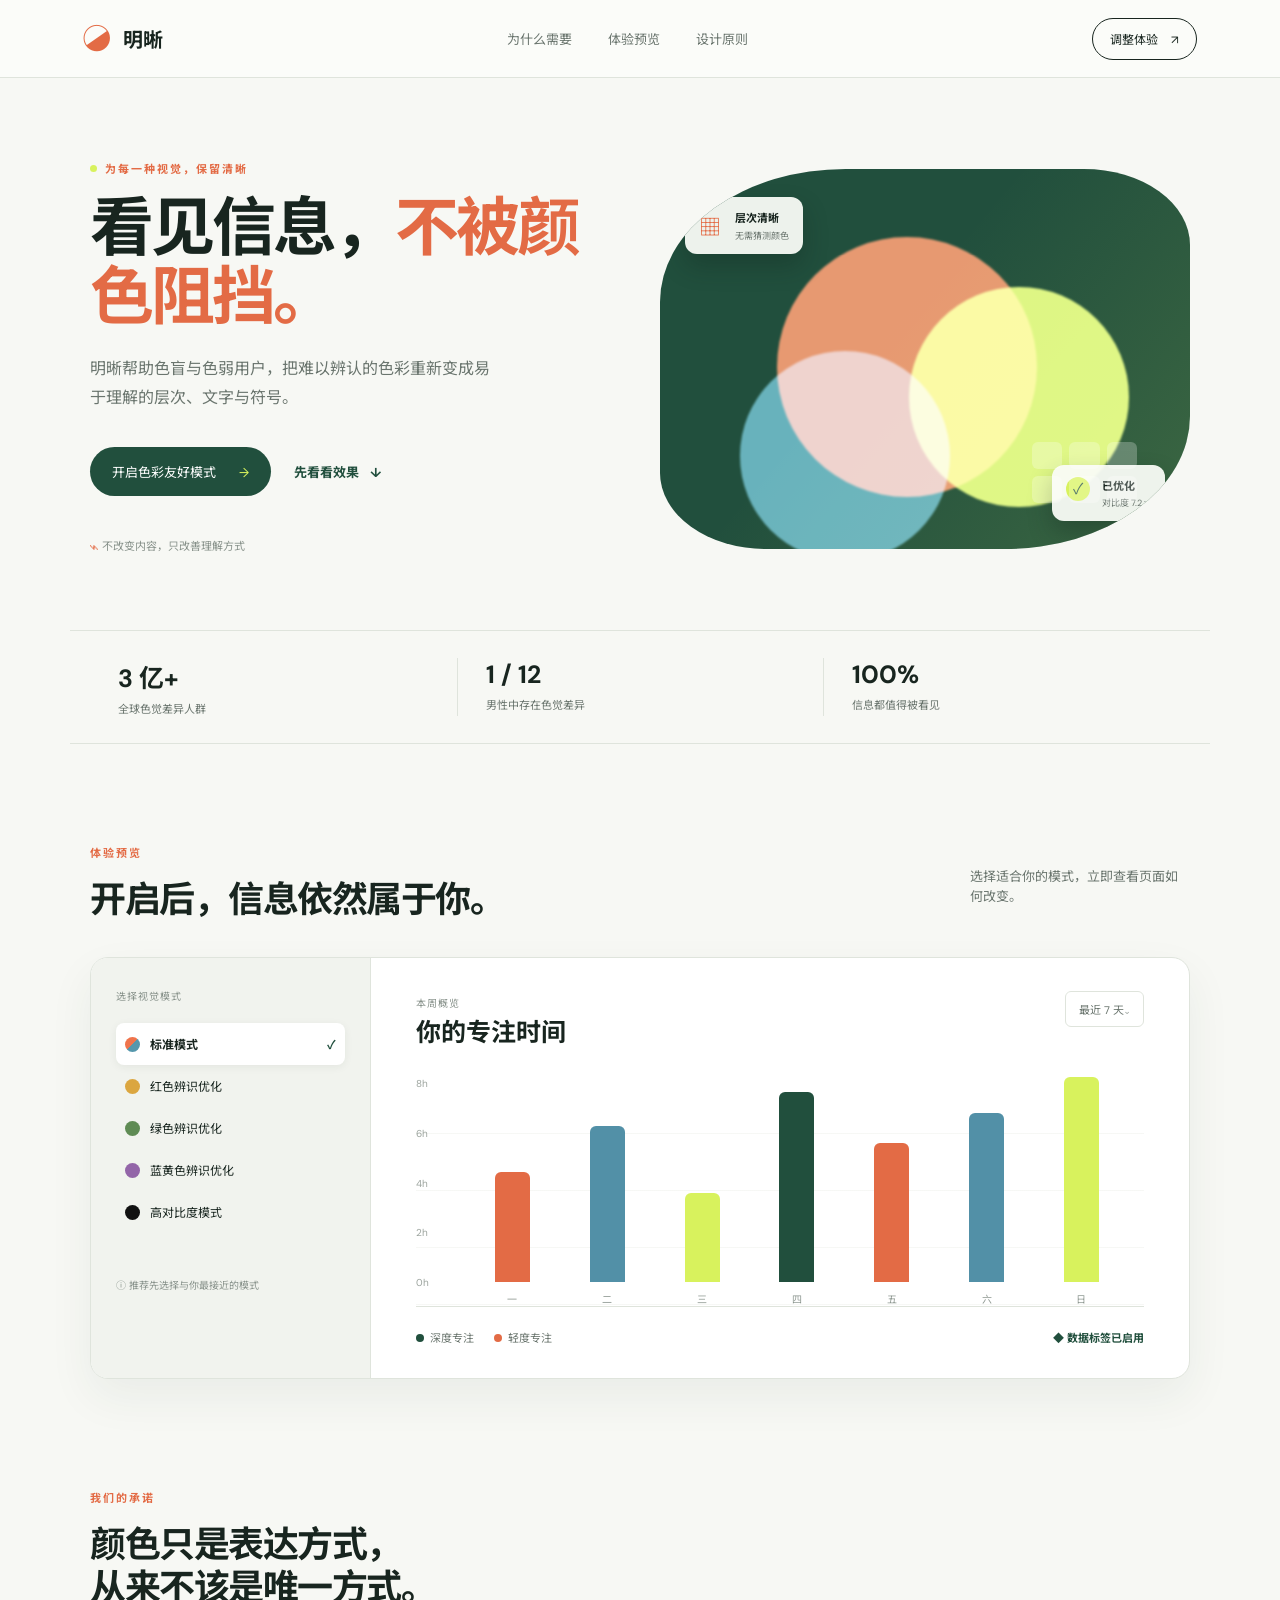
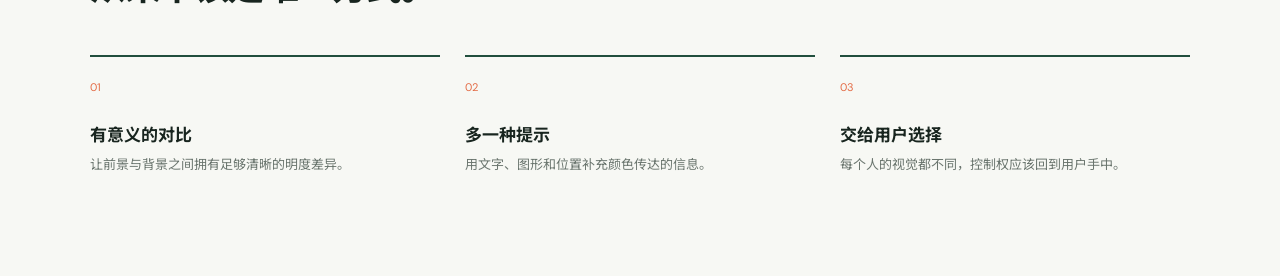
<file: index.html>
<!doctype html>
<html lang="zh-CN">
  <head>
    <meta charset="UTF-8" />
    <meta name="viewport" content="width=device-width, initial-scale=1.0" />
    <meta name="description" content="一款为色盲、色弱用户设计的色彩友好浏览体验原型。" />
    <title>明晰 · 色彩友好体验</title>
    <link rel="preconnect" href="https://fonts.googleapis.com" />
    <link rel="preconnect" href="https://fonts.gstatic.com" crossorigin />
    <link href="https://fonts.googleapis.com/css2?family=DM+Sans:wght@400;500;600;700&family=Noto+Sans+SC:wght@400;500;700;900&display=swap" rel="stylesheet" />
    <link rel="stylesheet" href="style.css" />
  </head>
  <body>
    <header class="site-header">
      <a class="brand" href="#top" aria-label="明晰首页"><span class="brand-mark">◒</span><span>明晰</span></a>
      <nav aria-label="主导航">
        <a href="#why">为什么需要</a>
        <a href="#preview">体验预览</a>
        <a href="#principles">设计原则</a>
      </nav>
      <button class="mode-button" id="openPanel" type="button">调整体验 <span>↗</span></button>
    </header>

    <main id="top">
      <section class="hero section-wrap">
        <div class="hero-copy">
          <p class="eyebrow"><span class="eyebrow-dot"></span>为每一种视觉，保留清晰</p>
          <h1>看见信息，<em>不被颜色阻挡。</em></h1>
          <p class="hero-text">明晰帮助色盲与色弱用户，把难以辨认的色彩重新变成易于理解的层次、文字与符号。</p>
          <div class="hero-actions">
            <button class="primary-button" id="heroToggle" type="button">开启色彩友好模式 <span>→</span></button>
            <a class="text-link" href="#preview">先看看效果 <span>↓</span></a>
          </div>
          <div class="trust-row"><span>⌁</span> 不改变内容，只改善理解方式</div>
        </div>
        <div class="hero-art" aria-label="抽象的色彩友好视觉示意图">
          <div class="orb orb-one"></div><div class="orb orb-two"></div><div class="orb orb-three"></div>
          <div class="art-card card-top"><span class="mini-icon">▦</span><strong>层次清晰</strong><small>无需猜测颜色</small></div>
          <div class="art-card card-bottom"><span class="check-icon">✓</span><strong>已优化</strong><small>对比度 7.2 : 1</small></div>
          <div class="art-grid"><span></span><span></span><span></span><span></span><span></span><span></span></div>
        </div>
      </section>

      <section class="stats section-wrap" id="why">
        <div><strong>3 亿+</strong><span>全球色觉差异人群</span></div>
        <div><strong>1 / 12</strong><span>男性中存在色觉差异</span></div>
        <div><strong>100%</strong><span>信息都值得被看见</span></div>
      </section>

      <section class="preview section-wrap" id="preview">
        <div class="section-heading"><div><p class="eyebrow">体验预览</p><h2>开启后，信息依然属于你。</h2></div><p>选择适合你的模式，立即查看页面如何改变。</p></div>
        <div class="preview-shell">
          <aside class="mode-list" aria-label="色觉模式选择">
            <p class="mode-label">选择视觉模式</p>
            <button class="mode-option active" data-mode="normal" type="button"><span class="mode-swatch normal-swatch"></span><span>标准模式</span><span class="option-check">✓</span></button>
            <button class="mode-option" data-mode="protanopia" type="button"><span class="mode-swatch protanopia-swatch"></span><span>红色辨识优化</span></button>
            <button class="mode-option" data-mode="deuteranopia" type="button"><span class="mode-swatch deuteranopia-swatch"></span><span>绿色辨识优化</span></button>
            <button class="mode-option" data-mode="tritanopia" type="button"><span class="mode-swatch tritanopia-swatch"></span><span>蓝黄色辨识优化</span></button>
            <button class="mode-option" data-mode="contrast" type="button"><span class="mode-swatch contrast-swatch"></span><span>高对比度模式</span></button>
            <div class="panel-note">ⓘ 推荐先选择与你最接近的模式</div>
          </aside>
          <div class="data-preview">
            <div class="data-top"><div><span class="tiny-label">本周概览</span><h3>你的专注时间</h3></div><button class="date-button" type="button">最近 7 天⌄</button></div>
            <div class="chart" aria-label="周一至周日专注时间柱状图">
              <div class="y-axis"><span>8h</span><span>6h</span><span>4h</span><span>2h</span><span>0h</span></div>
              <div class="bars"><div class="bar-col"><i class="bar bar-a" style="height:48%"></i><b>一</b></div><div class="bar-col"><i class="bar bar-b" style="height:68%"></i><b>二</b></div><div class="bar-col"><i class="bar bar-c" style="height:39%"></i><b>三</b></div><div class="bar-col"><i class="bar bar-d" style="height:83%"></i><b>四</b></div><div class="bar-col"><i class="bar bar-a" style="height:61%"></i><b>五</b></div><div class="bar-col"><i class="bar bar-b" style="height:74%"></i><b>六</b></div><div class="bar-col"><i class="bar bar-c" style="height:91%"></i><b>日</b></div></div>
            </div>
            <div class="legend"><span><i class="legend-dot dot-focus"></i>深度专注</span><span><i class="legend-dot dot-rest"></i>轻度专注</span><span class="meaning">◆ 数据标签已启用</span></div>
          </div>
        </div>
      </section>

      <section class="principles section-wrap" id="principles"><p class="eyebrow">我们的承诺</p><h2>颜色只是表达方式，<br />从来不该是唯一方式。</h2><div class="principle-grid"><article><span>01</span><h3>有意义的对比</h3><p>让前景与背景之间拥有足够清晰的明度差异。</p></article><article><span>02</span><h3>多一种提示</h3><p>用文字、图形和位置补充颜色传达的信息。</p></article><article><span>03</span><h3>交给用户选择</h3><p>每个人的视觉都不同，控制权应该回到用户手中。</p></article></div></section>
    </main>

    <div class="toast" id="toast" role="status" aria-live="polite">色彩友好模式已开启</div>
    <script src="app.js"></script>
  </body>
</html>
</file>
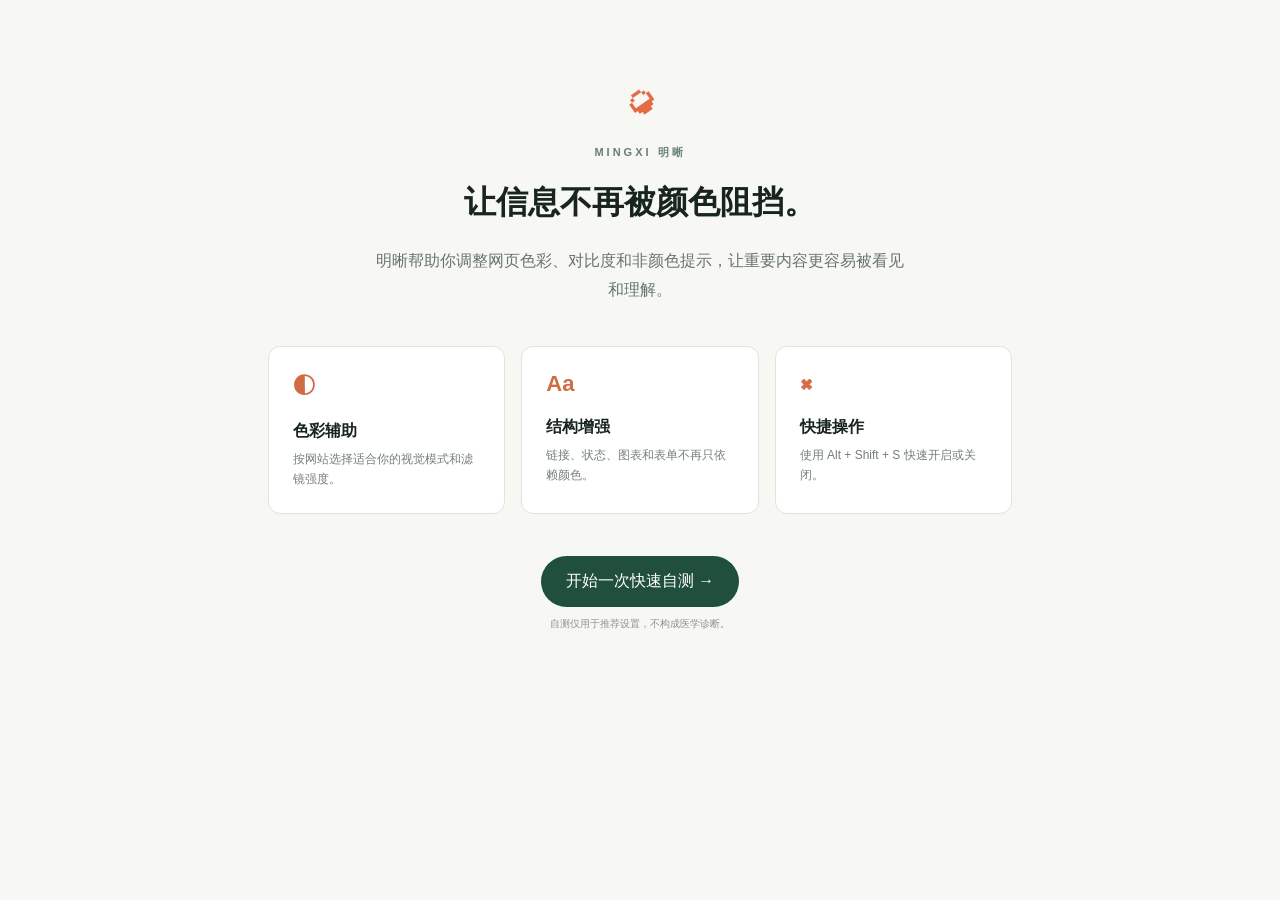
<file: extension/onboarding.html>
<!doctype html><html lang="zh-CN"><head><meta charset="UTF-8"><meta name="viewport" content="width=device-width"><title>欢迎使用明晰</title><link rel="stylesheet" href="onboarding.css"></head><body><main><div class="logo">◒</div><p class="eyebrow">MINGXI 明晰</p><h1>让信息不再被颜色阻挡。</h1><p class="intro">明晰帮助你调整网页色彩、对比度和非颜色提示，让重要内容更容易被看见和理解。</p><div class="cards"><article><b>◐</b><h2>色彩辅助</h2><p>按网站选择适合你的视觉模式和滤镜强度。</p></article><article><b>Aa</b><h2>结构增强</h2><p>链接、状态、图表和表单不再只依赖颜色。</p></article><article><b>⌘</b><h2>快捷操作</h2><p>使用 Alt + Shift + S 快速开启或关闭。</p></article></div><button id="start">开始一次快速自测 →</button><p class="note">自测仅用于推荐设置，不构成医学诊断。</p></main><script src="onboarding.js"></script></body></html>
</file>
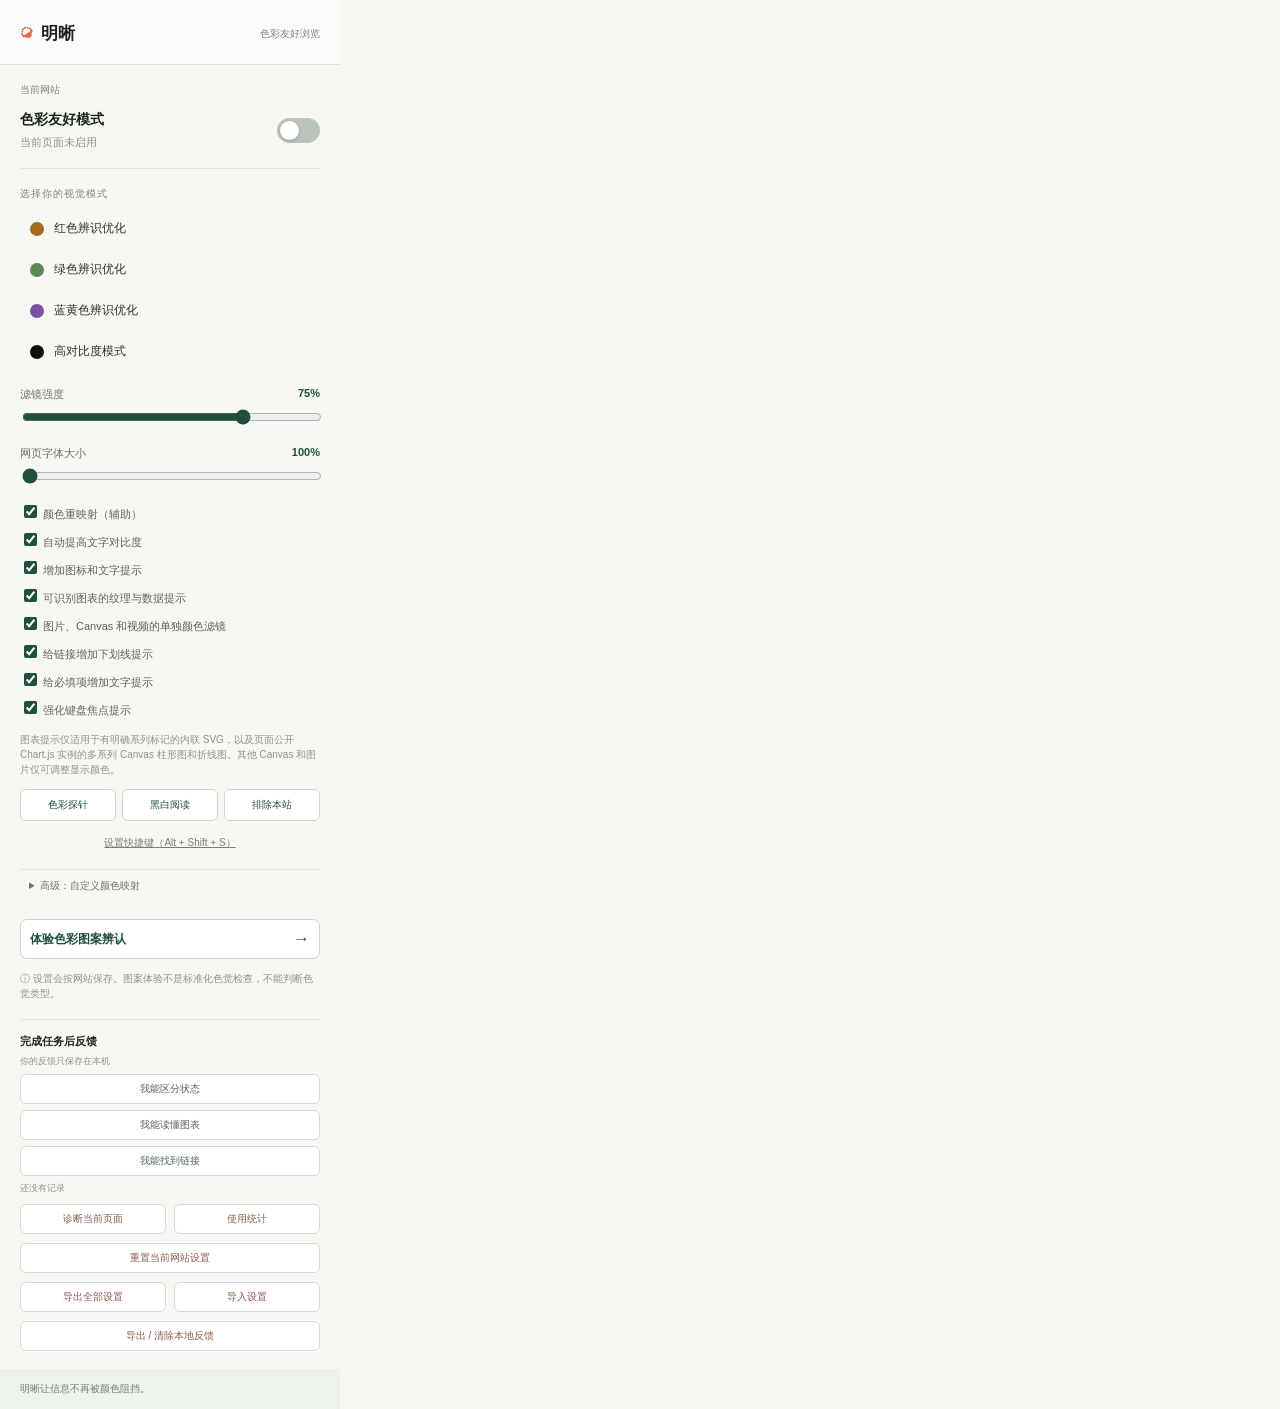
<file: extension/popup.html>
<!doctype html>
<html lang="zh-CN">
  <head><meta charset="UTF-8"><meta name="viewport" content="width=device-width, initial-scale=1"><title>明晰</title><link rel="stylesheet" href="popup.css"></head>
  <body>
    <header><div class="brand"><span>◒</span><strong>明晰</strong></div><small>色彩友好浏览</small></header>
    <main>
      <div class="site-name" id="siteName">当前网站</div>
      <div class="toggle-row"><div><strong>色彩友好模式</strong><p id="status">当前页面未启用</p></div><button class="switch" id="enabled" role="switch" aria-checked="false"><i></i></button></div>
      <div class="divider"></div>
      <label class="label">选择你的视觉模式</label>
      <div class="modes">
        <button data-mode="protanopia"><span class="swatch red"></span>红色辨识优化</button>
        <button data-mode="deuteranopia"><span class="swatch green"></span>绿色辨识优化</button>
        <button data-mode="tritanopia"><span class="swatch blue"></span>蓝黄色辨识优化</button>
        <button data-mode="contrast"><span class="swatch black"></span>高对比度模式</button>
      </div>
      <label class="range-label" for="intensity"><span>滤镜强度</span><output id="intensityValue">75%</output></label><input id="intensity" type="range" min="0" max="100" step="5" value="75">
      <label class="range-label" for="fontScale"><span>网页字体大小</span><output id="fontScaleValue">100%</output></label><input id="fontScale" type="range" min="100" max="160" step="5" value="100">
      <div class="checks"><label><input id="colorRemap" type="checkbox" checked> 颜色重映射（辅助）</label><label><input id="autoContrast" type="checkbox" checked> 自动提高文字对比度</label><label><input id="semanticHints" type="checkbox" checked> 增加图标和文字提示</label><label><input id="chartHints" type="checkbox" checked> 可识别图表的纹理与数据提示</label><label><input id="enhanceImages" type="checkbox" checked> 图片、Canvas 和视频的单独颜色滤镜</label><label><input id="linkHints" type="checkbox" checked> 给链接增加下划线提示</label><label><input id="requiredHints" type="checkbox" checked> 给必填项增加文字提示</label><label><input id="focusHints" type="checkbox" checked> 强化键盘焦点提示</label></div><p class="hint">图表提示仅适用于有明确系列标记的内联 SVG，以及页面公开 Chart.js 实例的多系列 Canvas 柱形图和折线图。其他 Canvas 和图片仅可调整显示颜色。</p>
      <div class="tools"><button id="probe" type="button">色彩探针</button><button id="reader" type="button">黑白阅读</button><button id="exclude" type="button">排除本站</button></div><button class="shortcut-button" id="shortcuts" type="button">设置快捷键（Alt + Shift + S）</button>
      <details class="advanced"><summary>高级：自定义颜色映射</summary><div class="mapping-row"><input id="mapFrom" type="color" value="#E00000" aria-label="原颜色"><span>→</span><input id="mapTo" type="color" value="#D97706" aria-label="替换颜色"><button id="addMapping" type="button">添加</button></div><div id="mappingList" class="mapping-list">暂未添加规则</div></details>
      <button class="test-button" id="openTest" type="button">体验色彩图案辨认 <span>→</span></button>
      <p class="hint">ⓘ 设置会按网站保存。图案体验不是标准化色觉检查，不能判断色觉类型。</p>
      <div class="feedback"><strong>完成任务后反馈</strong><span>你的反馈只保存在本机</span><button data-feedback="success">我能区分状态</button><button data-feedback="chart">我能读懂图表</button><button data-feedback="link">我能找到链接</button><small id="feedbackSummary">还没有记录</small></div>
      <div class="utility-row"><button class="reset-button" id="audit" type="button">诊断当前页面</button><button class="reset-button" id="stats" type="button">使用统计</button></div><section class="audit-results" id="auditResults" hidden aria-live="polite"><strong>当前页面支持范围</strong><p id="auditChartSummary"></p><strong>文字对比度诊断</strong><p id="auditSummary"></p><ul id="auditExamples"></ul><button class="reset-button" id="fixContrast" type="button">自动提高文字对比度</button><button class="reset-button" id="auditExport" type="button">导出 JSON 报告</button><small>报告包含未识别 Canvas 的元素位置，不包含网页图像或数据。文字对比度仅对纯色背景做启发式检查。</small></section><button class="reset-button" id="resetSite" type="button">重置当前网站设置</button><div class="utility-row"><button class="reset-button" id="settingsExport" type="button">导出全部设置</button><button class="reset-button" id="settingsImport" type="button">导入设置</button><input id="settingsFile" type="file" accept="application/json" hidden></div><button class="reset-button" id="dataTools" type="button">导出 / 清除本地反馈</button>
    </main>
    <section class="test-panel" id="testPanel" hidden><button class="close" id="closeTest">×</button><p class="label">色彩图案体验 <span id="questionNo">1 / 3</span></p><h2 id="testQuestion">你能看见圆点中的数字吗？</h2><canvas class="ishihara" id="ishihara" width="290" height="290" aria-label="色彩图案点阵图"></canvas><div class="test-actions"><button id="canSee">看得见</button><button id="cannotSee">看不清</button></div><p id="testResult" class="result"></p><p class="attribution">参考 <a href="https://opticquiz.com/research/" target="_blank">OpticQuiz PPPG</a>，CC BY 4.0。非标准化演示，不具有医学筛查效力。</p></section>
    <footer>明晰让信息不再被颜色阻挡。</footer>
    <script src="core/settings.js"></script><script src="popup.js"></script>
  </body>
</html>
</file>
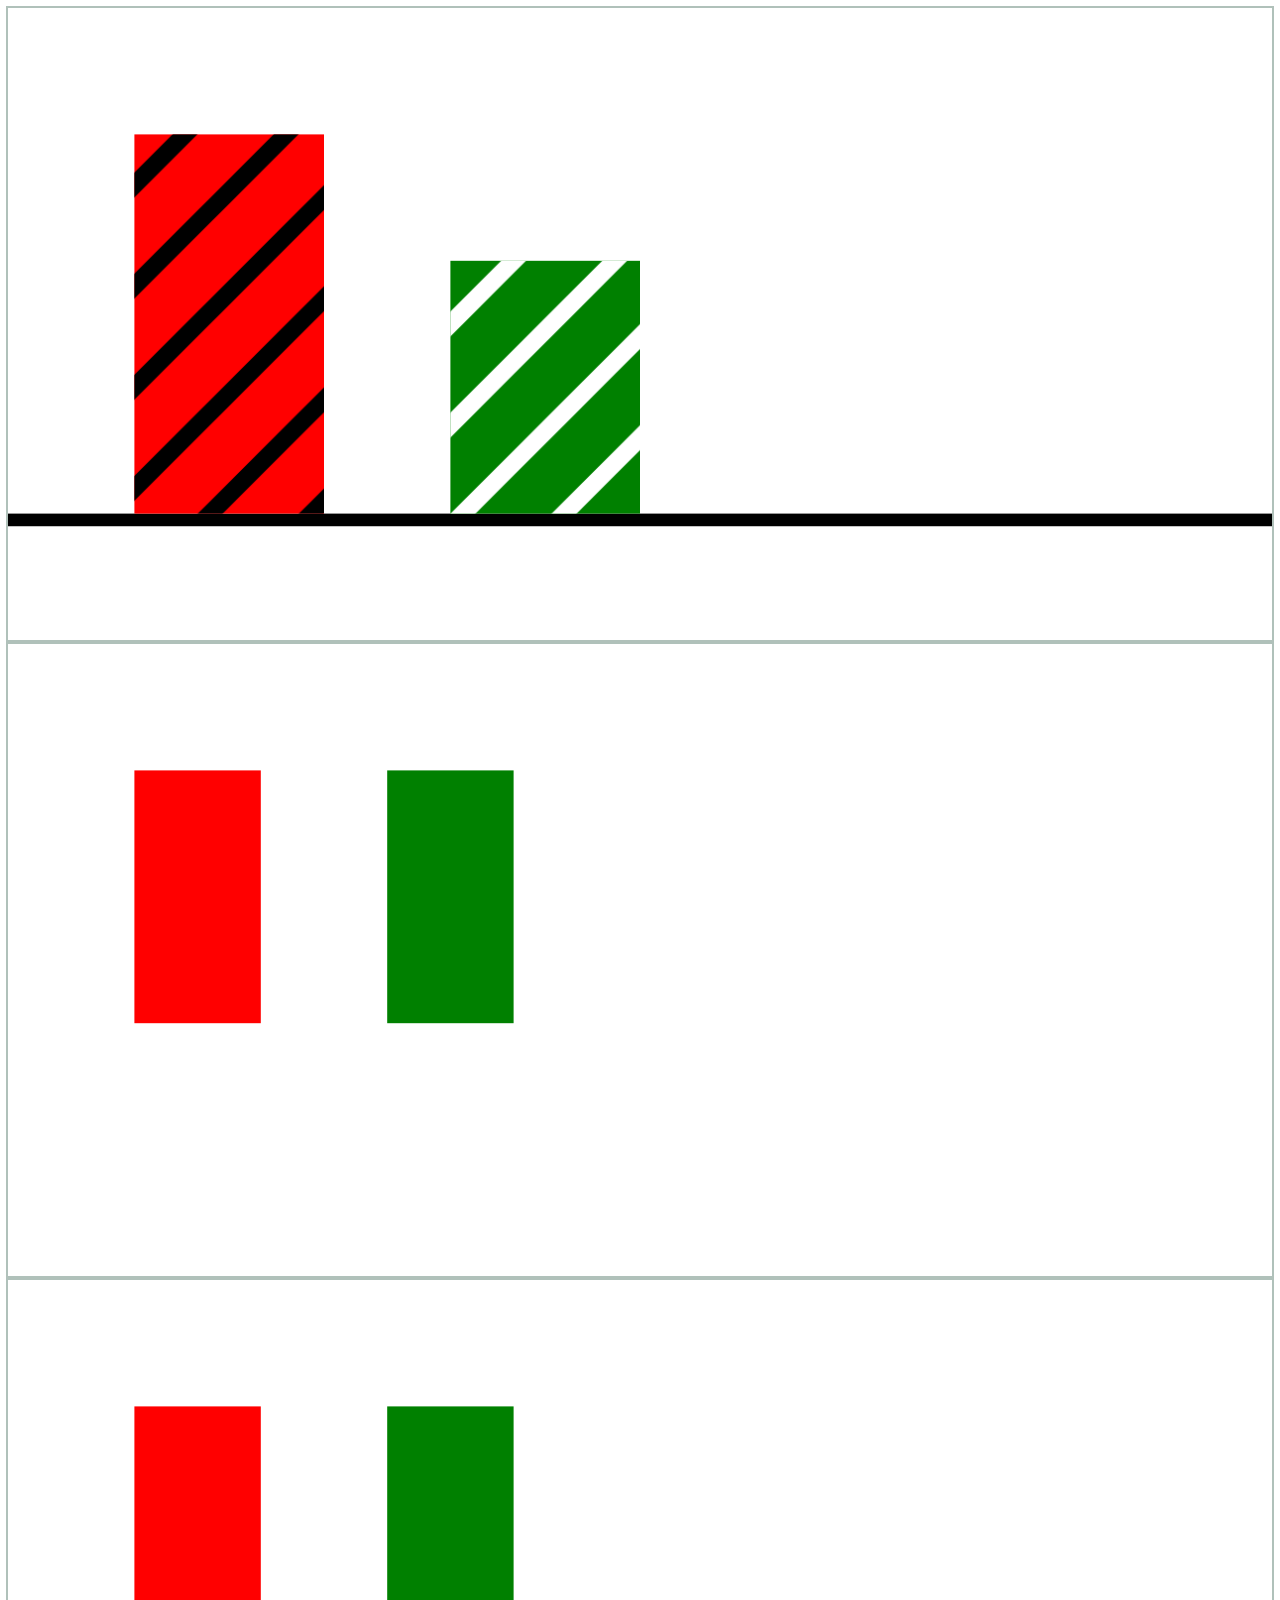
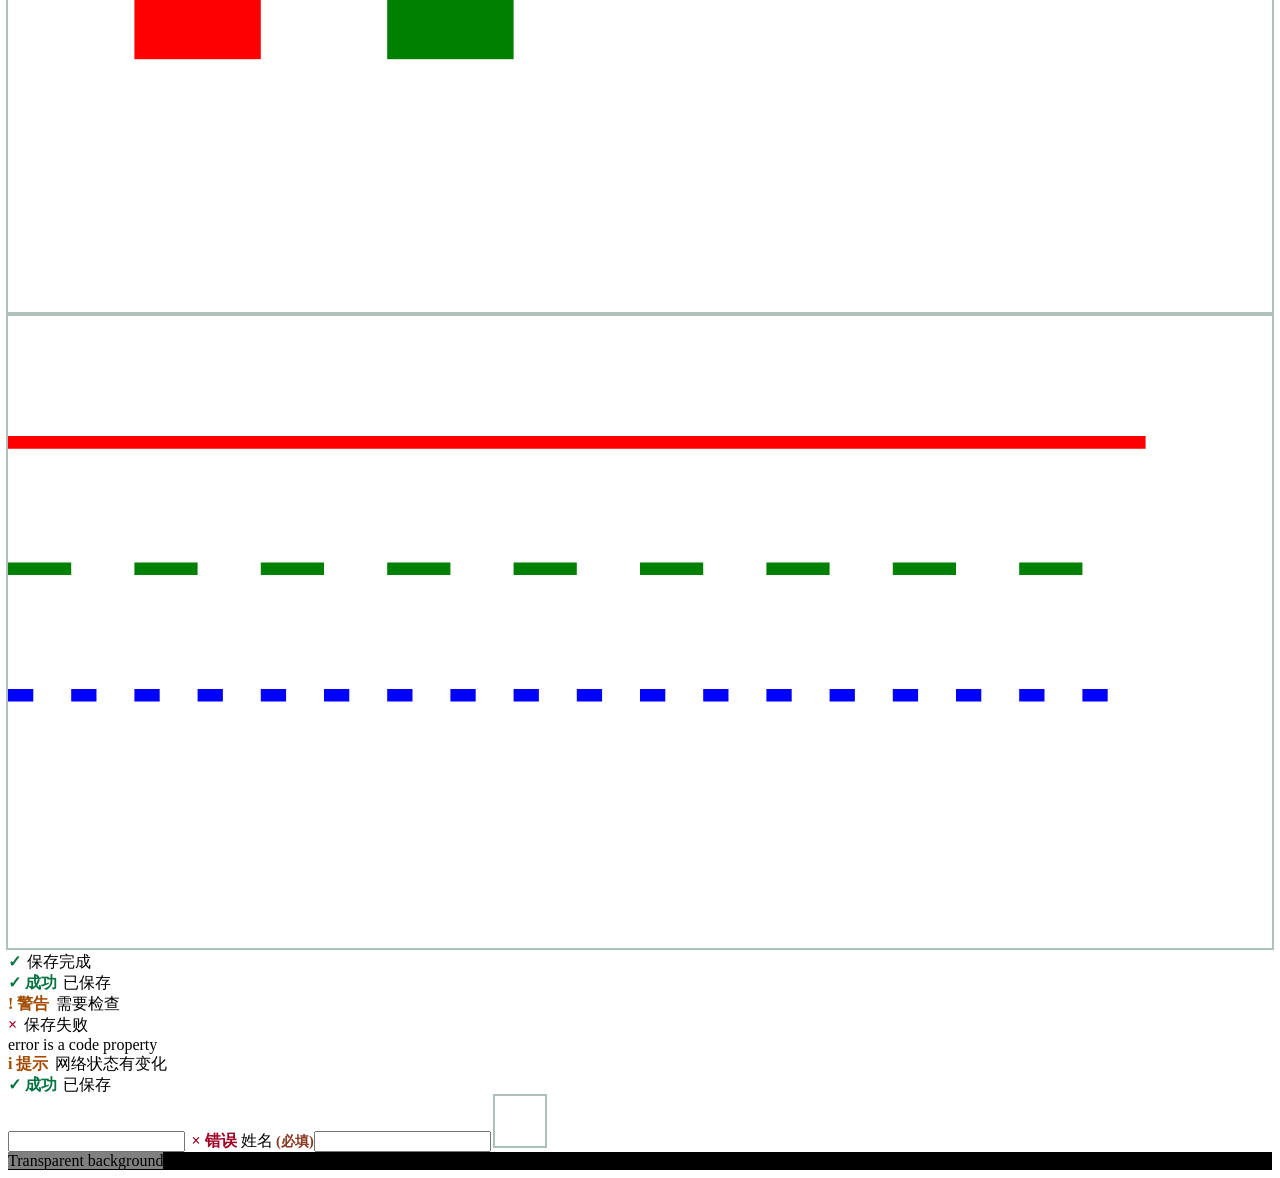
<file: tests/fixtures/extension.html>
<!doctype html>
<html><head><meta charset="utf-8"></head><body>
  <svg id="recognized" role="img" viewBox="0 0 100 50">
    <rect id="axis" x="0" y="40" width="100" height="1" fill="black"/>
    <rect data-series="apples" x="10" y="10" width="15" height="30" fill="red"/>
    <rect data-series="oranges" x="35" y="20" width="15" height="20" fill="green"/>
  </svg>
  <svg id="unknown" role="img" viewBox="0 0 100 50"><rect x="10" y="10" width="10" height="20" fill="red"/><rect x="30" y="10" width="10" height="20" fill="green"/></svg>
  <svg id="dynamic" role="img" viewBox="0 0 100 50"><rect data-series="first" x="10" y="10" width="10" height="20" fill="red"/></svg>
  <svg id="dash" role="img" viewBox="0 0 100 50"><path data-series="a" d="M0 10L90 10" fill="none" stroke="red"/><path id="dash-changed" data-series="b" d="M0 20L90 20" fill="none" stroke="green" stroke-dasharray="3 1"/><path id="dash-restored" data-series="c" d="M0 30L90 30" fill="none" stroke="blue" stroke-dasharray="4 1"/></svg>
  <div class="success" id="success">保存完成</div>
  <div data-status="success" id="plain-success">已保存</div>
  <div class="warning" id="warning">需要检查</div>
  <div class="is-error" id="error">保存失败</div>
  <div class="error" id="ordinary-error">error is a code property</div>
  <div role="alert" id="neutral-alert">网络状态有变化</div>
  <div class="is-error" data-status="success" id="explicit-success">已保存</div>
  <input id="invalid" aria-invalid="true">
  <label for="required">姓名</label><input id="required" required>
  <canvas id="unsupported" width="50" height="50" aria-label="未知 Canvas 图表"></canvas>
  <div style="background-color:black"><span id="alpha" style="background-color:rgba(255,255,255,.5);color:white">Transparent background</span></div>
  <script>
    chrome.storage = { sync: { get: async () => ({ global: { enabled: false } }) } };
    chrome.runtime = { onMessage: { addListener() {} } };
  </script>
  <script src="../../extension/core/settings.js"></script>
  <script src="../../extension/core/contrast.js"></script>
  <script src="../../extension/content.js"></script>
  <script>
    setTimeout(async () => {
      try {
        const recognized = document.querySelector('#recognized');
        const unknown = document.querySelector('#unknown');
        const original = recognized.innerHTML;
        const unknownOriginal = unknown.innerHTML;
        const bg = backgroundFor(document.querySelector('#alpha'));
        if (Math.abs(bg[0] - 127.5) > 0.1) throw new Error(`Alpha composite: ${bg}`);
        applySettings(MingxiSettings.effective({ enabled: true, chartHints: true, autoContrast: true, colorRemap: false }));
        if (!recognized.querySelector('[data-mingxi-generated]')) throw new Error('Recognized chart was not enhanced');
        const patternStrokes = [...recognized.querySelectorAll('pattern path')].map((path) => path.getAttribute('stroke'));
        if (!patternStrokes.includes('#000') || !patternStrokes.includes('#fff')) throw new Error('Pattern contrast is wrong');
        if (document.querySelector('#dash-changed').getAttribute('stroke-dasharray') !== '7 3') throw new Error('Dashed line was not enhanced');
        document.querySelector('#dash-changed').setAttribute('stroke-dasharray', '5 5');
        if (unknown.innerHTML !== unknownOriginal) throw new Error('Unknown chart was modified');
        for (const [id, label] of [['success', ''], ['plain-success', '成功'], ['warning', '警告'], ['error', ''], ['neutral-alert', '提示'], ['explicit-success', '成功']]) {
          const node = document.getElementById(id);
          if (node.dataset.mingxiLabel !== label || !getComputedStyle(node, '::before').content.includes(node.dataset.mingxiMark)) throw new Error(`${id} status hint is wrong`);
        }
        if (document.querySelector('#ordinary-error').hasAttribute('data-mingxi-mark')) throw new Error('Ordinary error class was misclassified');
        if (!document.querySelector('label[for="required"]').hasAttribute('data-mingxi-required')) throw new Error('Required label missing');
        if (!document.querySelector('#invalid + [data-mingxi-status-hint]')?.textContent.includes('错误')) throw new Error('Invalid input text hint missing');
        document.querySelector('#warning').className = '';
        document.querySelector('#plain-success').dataset.status = 'error';
        document.querySelector('#dynamic').insertAdjacentHTML('beforeend', '<rect data-series="second" x="30" y="10" width="10" height="20" fill="green"/>');
        await new Promise((resolve) => setTimeout(resolve, 300));
        if (document.querySelector('#warning').hasAttribute('data-mingxi-mark')) throw new Error('Changed state was not cleared');
        if (document.querySelector('#plain-success').dataset.mingxiLabel !== '错误') throw new Error('Changed state did not update');
        if (!document.querySelector('#dynamic').hasAttribute('data-mingxi-chart-enhanced')) throw new Error('Dynamic chart was not enhanced');
        const audit = await auditPage();
        if (audit.chartSupport.svgEnhanced !== 3 || audit.chartSupport.canvasTotal !== 1 || audit.chartSupport.unrecognizedCanvas.length !== 1) throw new Error('Chart support report is wrong');
        applySettings(MingxiSettings.effective({ enabled:true, chartHints:true, autoContrast:true, colorRemap:false, requiredHints:false }));
        if (document.querySelector('[data-mingxi-required]')) throw new Error('Required hint did not clear');
        applySettings(MingxiSettings.effective());
        if (recognized.innerHTML !== original) throw new Error('SVG did not restore');
        if (document.querySelector('#dash-changed').getAttribute('stroke-dasharray') !== '5 5' || document.querySelector('#dash-restored').getAttribute('stroke-dasharray') !== '4 1') throw new Error('Dash restoration overwrote page changes');
        if (document.querySelector('#dynamic [data-mingxi-generated]')) throw new Error('Dynamic SVG did not restore');
        if (document.querySelector('#alpha').hasAttribute('data-mingxi-contrast-fix')) throw new Error('Contrast fix did not restore');
        if (document.querySelector('[data-mingxi-label]')) throw new Error('Status text hint did not restore');
        if (document.querySelector('[data-mingxi-status-hint]')) throw new Error('Input status hint did not restore');
        document.body.dataset.testStatus = 'pass';
      } catch (error) {
        document.body.dataset.testStatus = `fail: ${error.message}`;
      }
    }, 30);
  </script>
</body></html>
</file>
<file: style.css>
:root{--ink:#18251f;--muted:#6a756e;--paper:#f7f8f4;--green:#214f3d;--lime:#d8f25d;--line:#dfe4dc;--accent:#e36b45;--blue:#5290a7;font-family:'DM Sans','Noto Sans SC',sans-serif;color:var(--ink);background:var(--paper)}*{box-sizing:border-box}html{scroll-behavior:smooth}body{margin:0;background:var(--paper)}.site-header{height:78px;padding:0 6.5vw;display:flex;align-items:center;justify-content:space-between;border-bottom:1px solid var(--line);background:#fbfcf9}.brand{display:flex;align-items:center;gap:10px;color:var(--ink);font-weight:700;font-size:20px;text-decoration:none}.brand-mark{font-size:30px;line-height:0;color:var(--accent);transform:rotate(-35deg);display:inline-block}.site-header nav{display:flex;gap:36px}.site-header nav a,.text-link{font-size:13px;color:var(--muted);text-decoration:none}.mode-button{border:1px solid var(--ink);border-radius:99px;padding:11px 17px;background:transparent;color:var(--ink);font:inherit;font-size:12px}.mode-button span{margin-left:10px}.section-wrap{max-width:1140px;margin:auto}.hero{min-height:552px;display:grid;grid-template-columns:1fr 1fr;align-items:center;gap:40px;padding:65px 20px 55px}.eyebrow{margin:0 0 18px;color:var(--accent);font-size:11px;letter-spacing:2px;text-transform:uppercase;font-weight:700}.eyebrow-dot{display:inline-block;width:7px;height:7px;border-radius:50%;background:var(--lime);margin:0 8px 1px 0}.hero h1{font-size:clamp(43px,5vw,72px);line-height:1.08;letter-spacing:-3px;margin:0 0 23px;font-weight:700}.hero h1 em{font-style:normal;color:var(--accent)}.hero-text{max-width:400px;font-size:16px;line-height:1.8;color:var(--muted);margin:0}.hero-actions{display:flex;align-items:center;gap:23px;margin-top:34px}.primary-button{border:0;border-radius:99px;background:var(--green);color:white;padding:15px 22px;font:inherit;font-size:13px;cursor:pointer}.primary-button span{padding-left:20px;color:var(--lime)}.text-link{color:var(--green);font-weight:700}.text-link span{padding-left:8px}.trust-row{margin-top:38px;color:#87918a;font-size:11px}.trust-row span{color:var(--accent);font-size:18px;vertical-align:-2px}.hero-art{position:relative;height:380px;border-radius:35% 20% 35% 20%;overflow:hidden;background:var(--green);isolation:isolate}.hero-art:after{content:'';position:absolute;inset:0;background:linear-gradient(130deg,transparent 42%,rgba(216,242,93,.15));z-index:-1}.orb{position:absolute;border-radius:50%;filter:blur(1px)}.orb-one{width:260px;height:260px;left:22%;top:18%;background:var(--accent);mix-blend-mode:screen}.orb-two{width:220px;height:220px;left:47%;top:31%;background:var(--lime);mix-blend-mode:screen}.orb-three{width:210px;height:210px;left:15%;top:48%;background:var(--blue);mix-blend-mode:screen}.art-grid{position:absolute;right:10%;bottom:12%;width:105px;display:grid;grid-template-columns:repeat(3,1fr);gap:7px}.art-grid span{height:27px;background:rgba(255,255,255,.25);border-radius:6px}.art-card{position:absolute;background:rgba(250,252,247,.94);border-radius:12px;padding:12px 14px;box-shadow:0 12px 25px #12281d55;display:grid;grid-template-columns:28px 1fr;column-gap:8px}.art-card strong{font-size:11px}.art-card small{grid-column:2;color:var(--muted);font-size:9px;margin-top:3px}.mini-icon,.check-icon{grid-row:span 2;font-size:22px;color:var(--accent)}.check-icon{color:var(--green);background:var(--lime);border-radius:50%;width:24px;height:24px;text-align:center;font-size:15px;line-height:24px}.card-top{top:28px;left:25px}.card-bottom{right:25px;bottom:28px}.stats{display:grid;grid-template-columns:repeat(3,1fr);border-top:1px solid var(--line);border-bottom:1px solid var(--line);padding:27px 20px}.stats div{display:flex;flex-direction:column;gap:5px;border-left:1px solid var(--line);padding-left:28px}.stats div:first-child{border:0}.stats strong{font-size:25px}.stats span{font-size:11px;color:var(--muted)}.preview{padding:100px 20px 110px}.section-heading{display:flex;justify-content:space-between;align-items:end;margin-bottom:36px}.section-heading h2,.principles h2{font-size:36px;letter-spacing:-1.5px;margin:0;line-height:1.2}.section-heading>p{color:var(--muted);font-size:13px;max-width:220px;line-height:1.6}.preview-shell{display:grid;grid-template-columns:280px 1fr;min-height:410px;background:#fff;border:1px solid var(--line);border-radius:18px;overflow:hidden;box-shadow:0 18px 45px #1c3d2910}.mode-list{padding:30px 25px;background:#f1f3ee;border-right:1px solid var(--line)}.mode-label,.tiny-label{font-size:10px;color:#87918a;letter-spacing:1px;text-transform:uppercase;margin:0 0 20px}.mode-option{width:100%;display:flex;align-items:center;gap:10px;border:0;border-radius:8px;background:transparent;padding:12px 9px;text-align:left;color:var(--ink);font:inherit;font-size:12px;cursor:pointer}.mode-option.active{background:#fff;box-shadow:0 2px 8px #1b342410;font-weight:700}.mode-swatch{width:15px;height:15px;border-radius:50%;display:inline-block}.normal-swatch{background:linear-gradient(135deg,#ef744c 50%,#5597ac 50%)}.protanopia-swatch{background:#dba640}.deuteranopia-swatch{background:#5f8b54}.tritanopia-swatch{background:#9365a8}.contrast-swatch{background:#111}.option-check{margin-left:auto;color:var(--green)}.panel-note{margin-top:45px;font-size:10px;color:#89938c;line-height:1.6}.data-preview{padding:33px 45px}.data-top{display:flex;justify-content:space-between;align-items:start}.data-top h3{margin:0;font-size:25px}.date-button{border:1px solid var(--line);background:#fff;padding:9px 13px;border-radius:6px;color:var(--muted);font:inherit;font-size:11px}.chart{height:230px;display:flex;margin-top:28px;border-bottom:1px solid var(--line);background:repeating-linear-gradient(to bottom,transparent 0,transparent 56px,#eef0eb 57px)}.y-axis{width:34px;display:flex;flex-direction:column;justify-content:space-between;padding-bottom:17px;color:#9ba39d;font-size:10px}.bars{display:flex;flex:1;align-items:end;justify-content:space-around;padding:0 15px}.bar-col{height:100%;display:flex;align-items:center;justify-content:end;flex-direction:column;gap:9px}.bar{display:block;width:35px;border-radius:6px 6px 0 0;min-height:10px}.bar-a{background:var(--accent)}.bar-b{background:var(--blue)}.bar-c{background:var(--lime)}.bar-d{background:var(--green)}.bar-col b{font-size:10px;color:#8d9790;font-weight:400}.legend{display:flex;gap:20px;margin-top:22px;font-size:11px;color:var(--muted)}.legend-dot{display:inline-block;width:8px;height:8px;border-radius:50%;margin-right:6px}.dot-focus{background:var(--green)}.dot-rest{background:var(--accent)}.meaning{margin-left:auto;color:var(--green);font-weight:700}.principles{padding:0 20px 100px}.principles>h2{margin-bottom:45px}.principle-grid{display:grid;grid-template-columns:repeat(3,1fr);gap:25px}.principle-grid article{border-top:2px solid var(--green);padding-top:18px}.principle-grid span{font-size:11px;color:var(--accent)}.principle-grid h3{margin:25px 0 8px;font-size:17px}.principle-grid p{margin:0;color:var(--muted);font-size:13px;line-height:1.7}.toast{position:fixed;bottom:25px;left:50%;transform:translate(-50%,20px);opacity:0;background:var(--green);color:#fff;border-radius:99px;padding:13px 22px;font-size:12px;transition:.3s;pointer-events:none}.toast.show{opacity:1;transform:translate(-50%,0)}body[data-mode='contrast']{--paper:#fff;--ink:#000;--muted:#333;--green:#000;--accent:#b00000;--blue:#005a85;--lime:#e7ff00;--line:#888}body[data-mode='protanopia']{--accent:#9c6b00;--blue:#007a8a;--lime:#d5cf42}body[data-mode='deuteranopia']{--accent:#a34a24;--blue:#3a83a4;--lime:#dce245}body[data-mode='tritanopia']{--accent:#c04f71;--blue:#68469c;--lime:#b7cf4e}@media(max-width:760px){.site-header{padding:0 20px}.site-header nav{display:none}.hero{grid-template-columns:1fr;padding-top:50px}.hero-art{height:290px}.stats{grid-template-columns:1fr;gap:18px}.stats div{border:0;padding-left:0}.preview{padding-top:70px}.section-heading{display:block}.section-heading>p{margin-top:18px}.preview-shell{grid-template-columns:1fr}.mode-list{border-right:0;border-bottom:1px solid var(--line)}.data-preview{padding:28px 18px}.bar{width:24px}.principle-grid{grid-template-columns:1fr;gap:35px}.hero h1{letter-spacing:-2px}.meaning{display:none}}
</file>
<file: extension/onboarding.css>
*{box-sizing:border-box}body{margin:0;background:#f7f8f4;color:#18251f;font-family:Arial,'Noto Sans SC',sans-serif}main{max-width:800px;margin:0 auto;padding:72px 28px;text-align:center}.logo{font-size:54px;color:#e36b45;transform:rotate(-35deg);height:62px}.eyebrow{font-size:11px;letter-spacing:3px;color:#668074;font-weight:700}.intro{max-width:540px;margin:18px auto 42px;color:#67746c;line-height:1.8}.cards{display:grid;grid-template-columns:repeat(3,1fr);gap:16px;text-align:left}.cards article{padding:24px;background:#fff;border:1px solid #dfe4dc;border-radius:12px}.cards b{color:#d26b44;font-size:22px}.cards h2{font-size:16px;margin:20px 0 8px}.cards p{font-size:12px;color:#748078;line-height:1.6;margin:0}button{margin-top:42px;border:0;border-radius:99px;padding:15px 25px;background:#214f3d;color:#fff;font:inherit;cursor:pointer}.note{font-size:10px;color:#89938c}@media(max-width:650px){.cards{grid-template-columns:1fr}}
</file>
<file: extension/popup.css>
:root{font-family:Arial,'Noto Sans SC',sans-serif;color:#18251f;background:#f7f8f4}body{width:340px;margin:0;position:relative}header{display:flex;align-items:center;justify-content:space-between;padding:18px 20px 15px;border-bottom:1px solid #dfe4dc;background:#fbfcf9}.brand{display:flex;align-items:center;gap:8px;font-size:17px}.brand span{font-size:26px;color:#e36b45;transform:rotate(-35deg)}header small{font-size:10px;color:#7a847d}main{padding:18px 20px}.site-name{overflow:hidden;text-overflow:ellipsis;white-space:nowrap;margin-bottom:13px;font-size:10px;color:#7a847d}.toggle-row{display:flex;align-items:center;justify-content:space-between}.toggle-row strong{font-size:14px}.toggle-row p{margin:6px 0 0;color:#87918a;font-size:11px}.switch{width:43px;height:25px;padding:3px;border:0;border-radius:20px;background:#bbc3bd;cursor:pointer;transition:.2s}.switch i{display:block;width:19px;height:19px;border-radius:50%;background:#fff;transition:.2s;box-shadow:0 1px 3px #0003}.switch.on{background:#214f3d}.switch.on i{transform:translateX(18px)}.divider{height:1px;background:#e2e6df;margin:18px 0}.label{display:flex;justify-content:space-between;margin-bottom:9px;font-size:10px;color:#7b857e;letter-spacing:1px}.modes{display:grid;gap:4px}.modes button,.test-button{display:flex;align-items:center;gap:10px;width:100%;padding:9px;border:1px solid transparent;border-radius:7px;background:transparent;text-align:left;color:#26332c;font-size:12px;cursor:pointer}.modes button.active{border-color:#cbd8cc;background:#fff;font-weight:bold}.modes button.active:after{content:'✓';margin-left:auto;color:#214f3d}.swatch{width:14px;height:14px;border-radius:50%;display:inline-block}.red{background:#a36a1c}.green{background:#5f8757}.blue{background:#7753a1}.black{background:#111}.range-label{display:flex;justify-content:space-between;margin:17px 0 5px;color:#68746c;font-size:11px}output{color:#214f3d;font-weight:bold}input[type=range]{accent-color:#214f3d;width:100%}.checks{display:grid;gap:8px;margin:14px 0;color:#58645c;font-size:11px}.checks input{accent-color:#214f3d}.test-button{justify-content:space-between;margin-top:17px;border-color:#cad7cb;background:#fff;color:#214f3d;font-weight:bold}.test-button span{font-size:17px}.hint{margin:12px 0 0;color:#89938c;font-size:10px;line-height:1.5}footer{padding:13px 20px;background:#eef2ec;color:#728078;font-size:10px}.test-panel{position:absolute;inset:0;z-index:5;background:#f7f8f4;padding:22px 20px}.close{position:absolute;right:14px;top:10px;border:0;background:transparent;font-size:24px;color:#748078;cursor:pointer}.test-panel h2{font-size:18px;margin:32px 0 18px}.ishihara{height:145px;width:145px;margin:0 auto 22px;border-radius:50%;display:grid;place-items:center;font-weight:900;font-size:52px;letter-spacing:4px;color:#d26b44;background-color:#89a557;background-image:radial-gradient(#d26b44 2px,transparent 3px),radial-gradient(#e9ba55 2px,transparent 3px);background-size:13px 13px,17px 17px;background-position:0 0,6px 4px}.test-actions{display:grid;grid-template-columns:1fr 1fr;gap:8px}.test-actions button{padding:11px;border:1px solid #cad7cb;border-radius:7px;background:#fff;color:#214f3d;cursor:pointer}.result{font-size:11px;line-height:1.6;color:#69756c;text-align:center}
:root{--test-bg:#89a557;--test-fg:#d26b44}
.ishihara{color:var(--test-fg);background-color:var(--test-bg);background-image:radial-gradient(var(--test-fg) 2px,transparent 3px),radial-gradient(#e9ba55 2px,transparent 3px);background-size:13px 13px,17px 17px;background-position:0 0,6px 4px}
.plate-two{--test-bg:#d38b61;--test-fg:#5c3f9f;background-image:radial-gradient(var(--test-fg) 2px,transparent 3px),radial-gradient(#9bc56a 2px,transparent 3px);background-size:11px 11px,19px 19px;background-position:2px 1px,7px 5px}
.plate-three{--test-bg:#416f9c;--test-fg:#f2d44e;background-image:radial-gradient(var(--test-fg) 2px,transparent 3px),radial-gradient(#d87558 2px,transparent 3px);background-size:15px 15px,10px 10px;background-position:1px 4px,6px 1px}
div.ishihara.plate-one{color:#d26b44;background-color:#89a557;background-image:radial-gradient(#d26b44 2px,transparent 3px),radial-gradient(#e9ba55 2px,transparent 3px);background-size:13px 13px,17px 17px;background-position:0 0,6px 4px}
div.ishihara.plate-two{color:#5c3f9f;background-color:#d38b61;background-image:radial-gradient(#5c3f9f 2px,transparent 3px),radial-gradient(#9bc56a 2px,transparent 3px);background-size:11px 11px,19px 19px;background-position:2px 1px,7px 5px}
div.ishihara.plate-three{color:#f2d44e;background-color:#416f9c;background-image:radial-gradient(#f2d44e 2px,transparent 3px),radial-gradient(#d87558 2px,transparent 3px);background-size:15px 15px,10px 10px;background-position:1px 4px,6px 1px}
.ishihara{display:block!important;width:145px!important;height:145px!important;background:#eef2ec!important}
.attribution{margin:13px 0 0;color:#89938c;font-size:9px;line-height:1.5;text-align:center}.attribution a{color:#527363}
.tools{display:grid;grid-template-columns:repeat(3,1fr);gap:6px;margin-top:12px}.tools button{padding:8px 4px;border:1px solid #cbd8cc;border-radius:6px;background:#fff;color:#214f3d;font-size:10px;cursor:pointer}.feedback small{font-size:9px;color:#89938c}
.shortcut-button{width:100%;margin-top:8px;padding:7px;border:0;background:transparent;color:#728078;font-size:10px;cursor:pointer;text-decoration:underline}
.utility-row{display:flex;gap:8px}.utility-row>*{flex:1}
@media (prefers-color-scheme:dark){:root{color:#edf5ef;background:#17221c}header,.feedback,.advanced,.test-panel{background:#223128;border-color:#466352}.modes button,.test-button,.tools button,.mapping-row button,.feedback button,.reset-button{color:#edf5ef;background:#293b30;border-color:#5d7c69}.site-name,.hint,small,.feedback span{color:#b7cabb}.divider{background:#466352}.modes button.active{background:#315b43}}
.advanced{margin-top:12px;padding:9px;border-top:1px solid #e2e6df;color:#68746c;font-size:10px}.advanced summary{cursor:pointer}.mapping-row{display:flex;align-items:center;gap:6px;margin-top:9px}.mapping-row input{width:28px;height:24px;padding:0;border:0;background:transparent}.mapping-row button{padding:6px;border:1px solid #cbd8cc;border-radius:5px;background:#fff;color:#214f3d;font-size:10px}.mapping-list{margin-top:7px;color:#89938c}.mapping-list button{display:block;margin-top:4px;padding:3px;border:0;background:transparent;color:#68746c;font-size:10px;cursor:pointer}.mapping-list i{display:inline-block;width:9px;height:9px;margin:0 3px;border-radius:50%}
.feedback{display:grid;gap:6px;margin-top:18px;padding-top:14px;border-top:1px solid #e2e6df}.feedback strong{font-size:11px}.feedback span{font-size:9px;color:#89938c}.feedback button,.reset-button{padding:7px;border:1px solid #d3ddd4;border-radius:6px;background:#fff;color:#52645a;font-size:10px;cursor:pointer}.feedback button:disabled{color:#214f3d;background:#edf5ed}.reset-button{width:100%;margin-top:9px;color:#8b5a50}
.audit-results{margin:10px 0;padding:12px;border:1px solid #cbd8cc;border-radius:7px;background:#fff;font-size:11px;line-height:1.5}.audit-results[hidden],.audit-results button[hidden]{display:none}.audit-results p{margin:8px 0}.audit-results ul{margin:0 0 8px;padding-left:18px;max-height:110px;overflow:auto}.audit-results small{display:block;margin-top:8px;color:#68746c}
@media (prefers-color-scheme:dark){.audit-results{background:#293b30;border-color:#5d7c69}.audit-results small{color:#b7cabb}}
</file>
